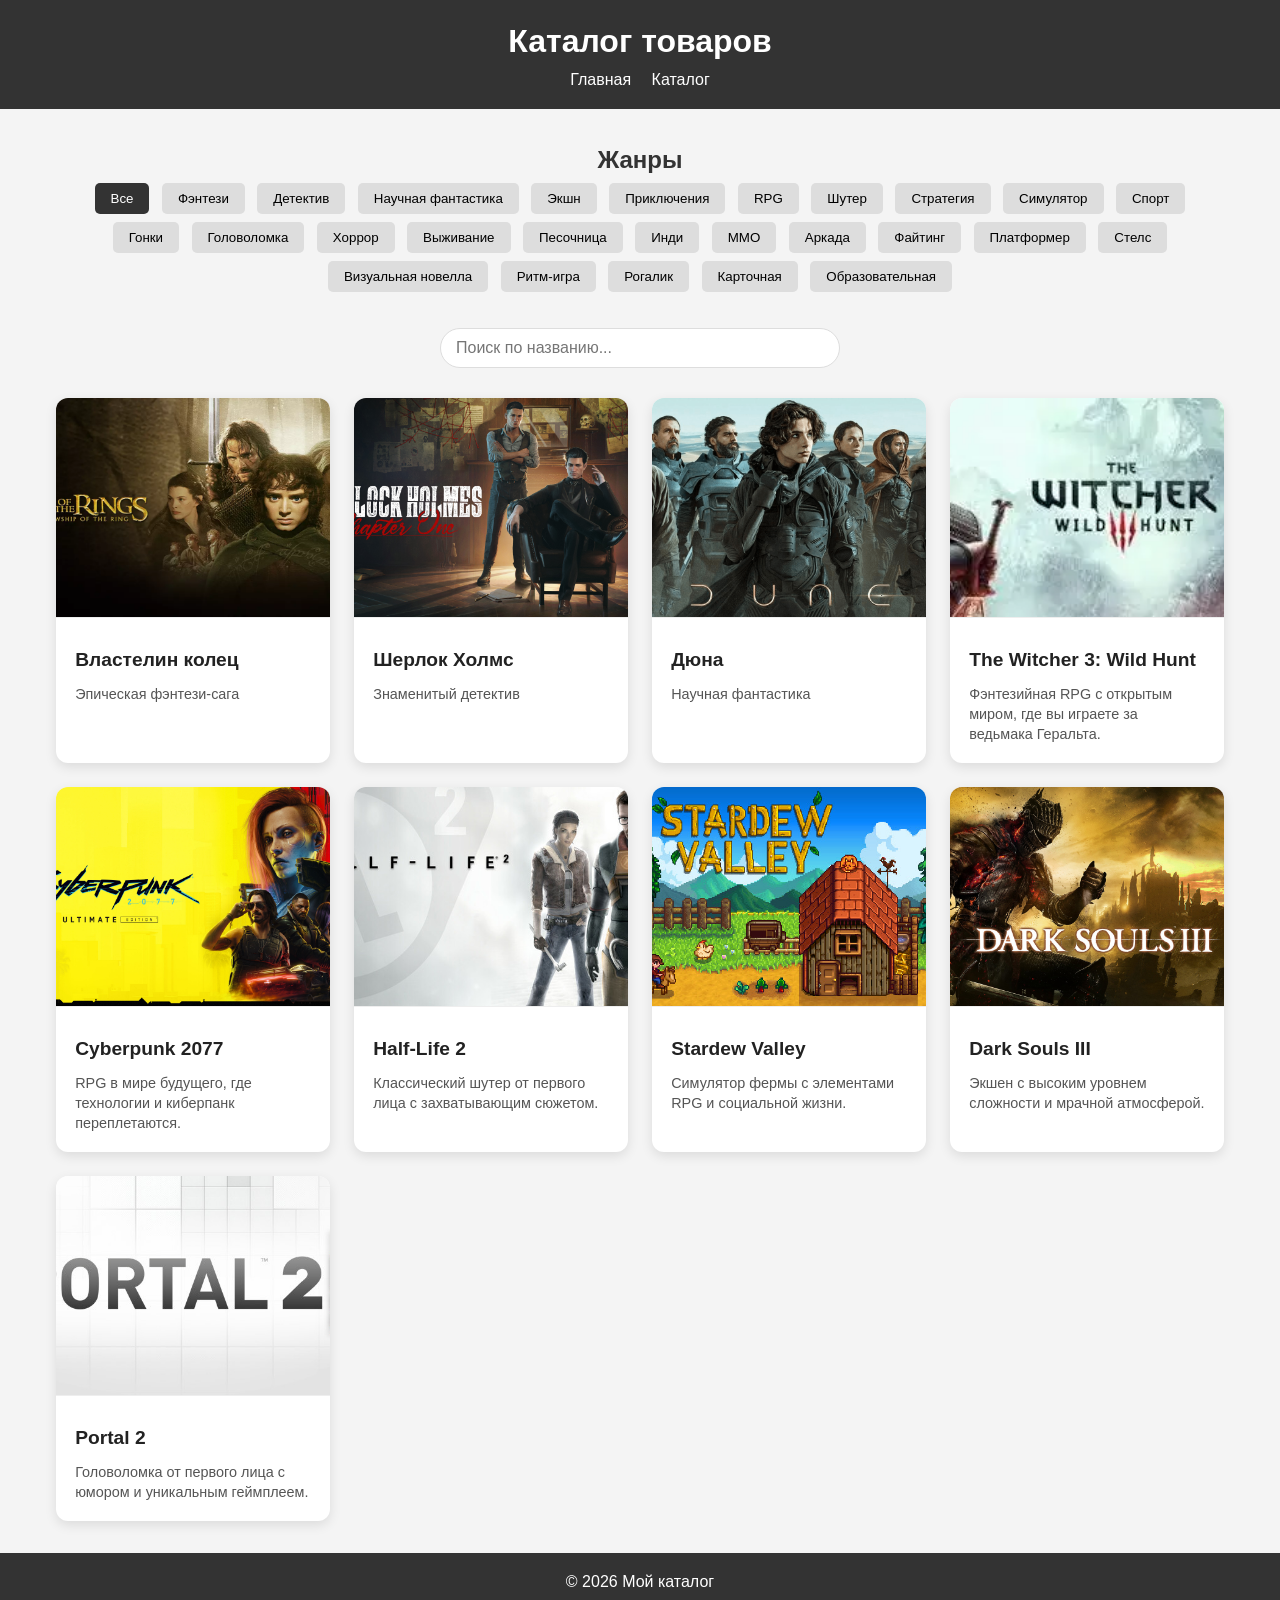
<file: index.html>
<!DOCTYPE html>
<html lang="ru">
<head>
    <meta charset="UTF-8">
    <meta name="viewport" content="width=device-width, initial-scale=1.0">
    <title>Мой каталог</title>
    <link rel="stylesheet" href="style.css">
</head>
<body>
    <header>
        <h1>Каталог товаров</h1>
        <nav>
            <a href="index.html">Главная</a>
            <a href="catalog.html">Каталог</a>
        </nav>
    </header>

    <main>
        <section class="genres">
            <h2>Жанры</h2>
            <div class="genre-buttons">
                <button data-genre="all" class="active">Все</button>
                <button data-genre="fantasy">Фэнтези</button>
                <button data-genre="detective">Детектив</button>
                <button data-genre="sci-fi">Научная фантастика</button>
                <button data-genre="action">Экшн</button>
                <button data-genre="adventure">Приключения</button>
                <button data-genre="rpg">RPG</button>
                <button data-genre="shooter">Шутер</button>
                <button data-genre="strategy">Стратегия</button>
                <button data-genre="simulator">Симулятор</button>
                <button data-genre="sport">Спорт</button>
                <button data-genre="racing">Гонки</button>
                <button data-genre="puzzle">Головоломка</button>
                <button data-genre="horror">Хоррор</button>
                <button data-genre="survival">Выживание</button>
                <button data-genre="sandbox">Песочница</button>
                <button data-genre="indie">Инди</button>
                <button data-genre="mmo">MMO</button>
                <button data-genre="arcade">Аркада</button>
                <button data-genre="fighting">Файтинг</button>
                <button data-genre="platformer">Платформер</button>
                <button data-genre="stealth">Стелс</button>
                <button data-genre="visual-novel">Визуальная новелла</button>
                <button data-genre="rhythm">Ритм-игра</button>
                <button data-genre="roguelike">Рогалик</button>
                <button data-genre="card">Карточная</button>
                <button data-genre="educational">Образовательная</button>
            </div>
        </section>

        <div class="search-container">
                <input type="text" id="searchInput" placeholder="Поиск по названию...">
                <button id="clearSearchBtn" aria-label="Очистить поиск">✖</button>
        </div>
        
        <section class="catalog" id="catalog">
            <!-- Здесь будут карточки товаров, которые мы добавим позже -->
        </section>
    </main>

    <footer>
        <p>© 2026 Мой каталог</p>
    </footer>

    <script src="js/catalog.js"></script>
</body>
</html>
</file>
<file: style.css>
* {
    margin: 0;
    padding: 0;
    box-sizing: border-box;
}

body {
    font-family: Arial, sans-serif;
    line-height: 1.6;
    background-color: #f4f4f4;
    color: #333;
}

header {
    background: #333;
    color: #fff;
    padding: 1rem;
    text-align: center;
}

nav a {
    color: #fff;
    margin: 0 0.5rem;
    text-decoration: none;
}

nav a:hover {
    text-decoration: underline;
}

main {
    max-width: 1200px;
    margin: 2rem auto;
    padding: 0 1rem;
}

.genres {
    margin-bottom: 2rem;
    text-align: center;
}

.genre-buttons button {
    background: #ddd;
    border: none;
    padding: 0.5rem 1rem;
    margin: 0.25rem;
    cursor: pointer;
    border-radius: 5px;
    transition: background 0.3s;
}

.genre-buttons button.active {
    background: #333;
    color: #fff;
}

.catalog {
    display: grid;
    grid-template-columns: repeat(auto-fill, minmax(250px, 1fr));
    gap: 1.5rem;
}

.card {
    background: #fff;
    border-radius: 12px;
    overflow: hidden;
    box-shadow: 0 4px 12px rgba(0,0,0,0.1);
    transition: transform 0.2s, box-shadow 0.2s;
    cursor: pointer;
}

.card:hover {
    transform: translateY(-5px);
    box-shadow: 0 8px 20px rgba(0,0,0,0.15);
}

.card img {
    width: 100%;
    height: 220px;
    object-fit: cover;
    border-bottom: 1px solid #eee;
}

.card-content {
    padding: 1.2rem;
}

.card h3 {
    font-size: 1.2rem;
    margin-bottom: 0.5rem;
    color: #222;
}

.card p {
    font-size: 0.9rem;
    color: #555;
    line-height: 1.4;
}

footer {
    background: #333;
    color: #fff;
    text-align: center;
    padding: 1rem;
    margin-top: 2rem;
}

.search-container {
    text-align: center;
    margin: 20px 0 30px;
    position: relative;
}

#searchInput {
    width: 80%;
    max-width: 400px;
    padding: 10px 35px 10px 15px;
    font-size: 1rem;
    border: 1px solid #ddd;
    border-radius: 30px;
    outline: none;
    transition: border-color 0.2s;
}

#searchInput:focus {
    border-color: #333;
}

#clearSearchBtn {
    position: relative;
    left: -40px;
    background: none;
    border: none;
    font-size: 1.2rem;
    cursor: pointer;
    color: #999;
    display: none; /* скрыта, пока нет текста */
    padding: 0 5px;
}

#clearSearchBtn:hover {
    color: #333;
}
</file>
